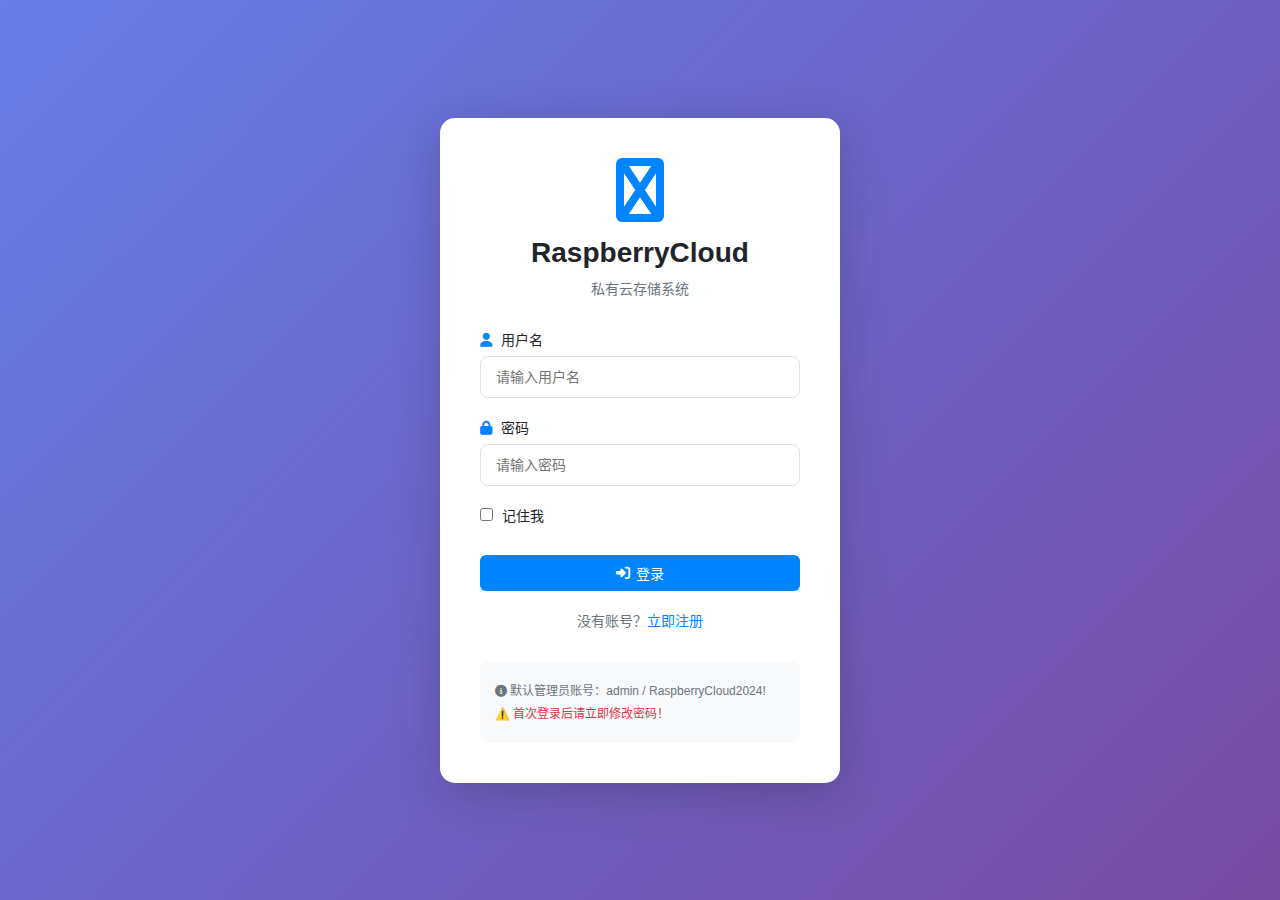
<file: 私有云存储系统/frontend/index.html>
<!DOCTYPE html>
<html lang="zh-CN">
<head>
    <meta charset="UTF-8">
    <meta name="viewport" content="width=device-width, initial-scale=1.0">
    <title>RaspberryCloud - 私有云存储</title>
    <link rel="stylesheet" href="css/style.css">
    <link rel="stylesheet" href="https://cdnjs.cloudflare.com/ajax/libs/font-awesome/6.4.0/css/all.min.css">
</head>
<body>
    <!-- 顶部导航栏 -->
    <header class="header">
        <div class="header-left">
            <i class="fas fa-raspberry-pi logo-icon"></i>
            <h1 class="logo">RaspberryCloud</h1>
        </div>
        
        <div class="header-center">
            <div class="search-box">
                <i class="fas fa-search"></i>
                <input type="text" id="search-input" placeholder="搜索文件和文件夹...">
            </div>
        </div>
        
        <div class="header-right">
            <div class="user-info">
                <span class="user-name" id="username">加载中...</span>
                <div class="dropdown">
                    <button class="dropdown-btn">
                        <i class="fas fa-user-circle"></i>
                        <i class="fas fa-caret-down"></i>
                    </button>
                    <div class="dropdown-content">
                        <a href="#" onclick="showUserSettings()"><i class="fas fa-cog"></i> 设置</a>
                        <a href="#" onclick="logout()"><i class="fas fa-sign-out-alt"></i> 退出登录</a>
                    </div>
                </div>
            </div>
        </div>
    </header>

    <!-- 主容器 -->
    <div class="main-container">
        <!-- 左侧边栏 -->
        <aside class="sidebar">
            <nav class="sidebar-nav">
                <button class="nav-item active" onclick="switchView('all')">
                    <i class="fas fa-folder"></i>
                    <span>全部文件</span>
                </button>
                <button class="nav-item" onclick="switchView('image')">
                    <i class="fas fa-image"></i>
                    <span>图片</span>
                </button>
                <button class="nav-item" onclick="switchView('video')">
                    <i class="fas fa-video"></i>
                    <span>视频</span>
                </button>
                <button class="nav-item" onclick="switchView('audio')">
                    <i class="fas fa-music"></i>
                    <span>音乐</span>
                </button>
                <button class="nav-item" onclick="switchView('document')">
                    <i class="fas fa-file-alt"></i>
                    <span>文档</span>
                </button>
                <button class="nav-item" onclick="showMyShares()">
                    <i class="fas fa-share-nodes"></i>
                    <span>我的分享</span>
                </button>
            </nav>
            
            <div class="storage-info">
                <div class="storage-label">存储空间</div>
                <div class="storage-bar">
                    <div class="storage-used" id="storage-used" style="width: 0%"></div>
                </div>
                <div class="storage-text" id="storage-text">0 GB / 100 GB</div>
            </div>
        </aside>

        <!-- 主内容区 -->
        <main class="content">
            <!-- 工具栏 -->
            <div class="toolbar">
                <div class="toolbar-left">
                    <button class="btn btn-primary" onclick="showUploadDialog()">
                        <i class="fas fa-upload"></i> 上传文件
                    </button>
                    <button class="btn btn-secondary" onclick="showCreateFolderDialog()">
                        <i class="fas fa-folder-plus"></i> 新建文件夹
                    </button>
                </div>
                
                <div class="toolbar-right">
                    <button class="btn-icon" onclick="refreshFiles()" title="刷新">
                        <i class="fas fa-sync-alt"></i>
                    </button>
                    <button class="btn-icon" onclick="toggleView('grid')" title="网格视图">
                        <i class="fas fa-th"></i>
                    </button>
                    <button class="btn-icon active" onclick="toggleView('list')" title="列表视图">
                        <i class="fas fa-list"></i>
                    </button>
                </div>
            </div>

            <!-- 面包屑导航 -->
            <div class="breadcrumb" id="breadcrumb">
                <a href="#" onclick="navigateToFolder(null)">
                    <i class="fas fa-home"></i> 全部文件
                </a>
            </div>

            <!-- 文件列表 -->
            <div class="file-list" id="file-list">
                <!-- 列表头 -->
                <div class="file-list-header">
                    <div class="file-col-name">文件名</div>
                    <div class="file-col-size">大小</div>
                    <div class="file-col-date">修改日期</div>
                    <div class="file-col-actions">操作</div>
                </div>
                
                <!-- 文件项将通过JS动态加载 -->
                <div id="file-items" class="file-items">
                    <div class="loading">
                        <i class="fas fa-spinner fa-spin"></i>
                        <p>加载中...</p>
                    </div>
                </div>
            </div>
        </main>
    </div>

    <!-- 上传对话框 -->
    <div class="modal" id="upload-modal">
        <div class="modal-content">
            <div class="modal-header">
                <h3>上传文件</h3>
                <button class="modal-close" onclick="closeModal('upload-modal')">&times;</button>
            </div>
            <div class="modal-body">
                <div class="upload-area" id="upload-area">
                    <i class="fas fa-cloud-upload-alt"></i>
                    <p>点击选择文件或拖拽文件到此处</p>
                    <input type="file" id="file-input" multiple hidden>
                </div>
                <div class="upload-list" id="upload-list"></div>
            </div>
        </div>
    </div>

    <!-- 新建文件夹对话框 -->
    <div class="modal" id="folder-modal">
        <div class="modal-content small">
            <div class="modal-header">
                <h3>新建文件夹</h3>
                <button class="modal-close" onclick="closeModal('folder-modal')">&times;</button>
            </div>
            <div class="modal-body">
                <input type="text" id="folder-name" placeholder="请输入文件夹名称" class="input-text">
            </div>
            <div class="modal-footer">
                <button class="btn btn-secondary" onclick="closeModal('folder-modal')">取消</button>
                <button class="btn btn-primary" onclick="createFolder()">创建</button>
            </div>
        </div>
    </div>

    <!-- 分享对话框 -->
    <div class="modal" id="share-modal">
        <div class="modal-content small">
            <div class="modal-header">
                <h3>创建分享链接</h3>
                <button class="modal-close" onclick="closeModal('share-modal')">&times;</button>
            </div>
            <div class="modal-body">
                <div class="form-group">
                    <label>有效期</label>
                    <select id="share-expire" class="input-text">
                        <option value="1">1天</option>
                        <option value="3">3天</option>
                        <option value="7" selected>7天</option>
                    </select>
                </div>
                <div class="form-group">
                    <label>
                        <input type="checkbox" id="share-need-code">
                        需要提取码
                    </label>
                </div>
                <div id="share-result" class="share-result" style="display: none;">
                    <p><strong>分享链接：</strong></p>
                    <div class="copy-box">
                        <input type="text" id="share-link" readonly class="input-text">
                        <button class="btn btn-secondary" onclick="copyShareLink()">复制</button>
                    </div>
                    <p id="share-code-info" style="margin-top: 10px;"></p>
                </div>
            </div>
            <div class="modal-footer">
                <button class="btn btn-secondary" onclick="closeModal('share-modal')">关闭</button>
                <button class="btn btn-primary" id="create-share-btn" onclick="createShare()">创建分享</button>
            </div>
        </div>
    </div>

    <!-- 文件预览对话框 -->
    <div class="modal" id="preview-modal">
        <div class="modal-content large">
            <div class="modal-header">
                <h3 id="preview-title">文件预览</h3>
                <button class="modal-close" onclick="closeModal('preview-modal')">&times;</button>
            </div>
            <div class="modal-body">
                <div id="preview-content" class="preview-content"></div>
            </div>
        </div>
    </div>

    <!-- 加载脚本 -->
    <script src="js/config.js"></script>
    <script src="js/main.js"></script>
    <script src="js/upload.js"></script>
    <script src="js/preview.js"></script>
</body>
</html>
</file>
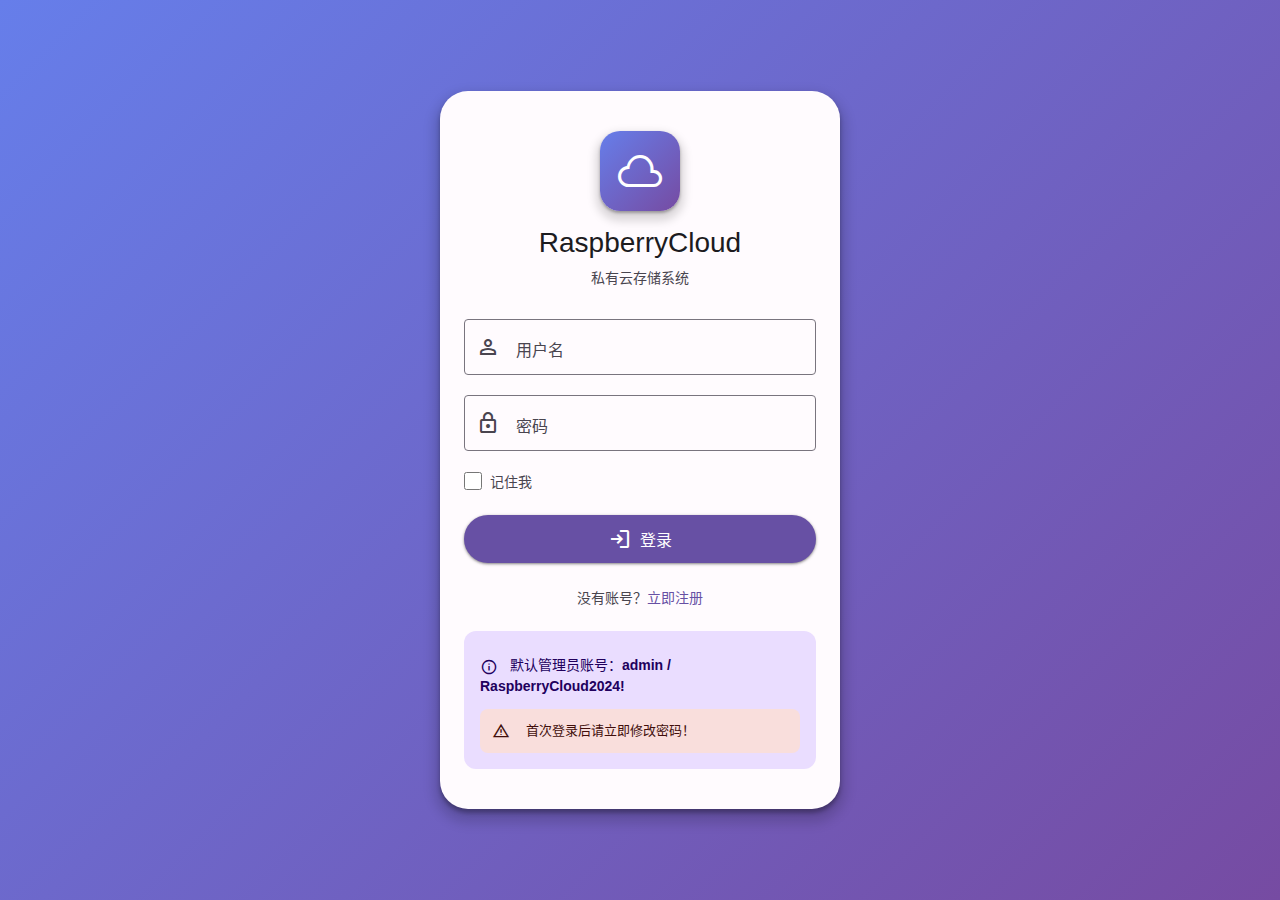
<file: frontend/login.html>
<!DOCTYPE html>
<html lang="zh-CN">
<head>
    <meta charset="UTF-8">
    <meta name="viewport" content="width=device-width, initial-scale=1.0, maximum-scale=1.0, user-scalable=no, viewport-fit=cover">
    <meta name="apple-mobile-web-app-capable" content="yes">
    <meta name="apple-mobile-web-app-status-bar-style" content="black-translucent">
    <meta name="format-detection" content="telephone=no">
    <meta name="theme-color" content="#6750A4">
    <title>登录 - RaspberryCloud</title>
    
    <!-- Material Design Styles -->
    <link rel="stylesheet" href="css/material-design.css">
    <link rel="stylesheet" href="css/material-icons.css">
    <style>
        * {
            margin: 0;
            padding: 0;
            box-sizing: border-box;
        }
        
        body {
            font-family: 'Roboto', -apple-system, BlinkMacSystemFont, 'Segoe UI', sans-serif;
            background: linear-gradient(135deg, #667eea 0%, #764ba2 100%);
            min-height: 100vh;
            display: flex;
            align-items: center;
            justify-content: center;
            padding: 16px;
        }
        
        .login-container {
            width: 100%;
            max-width: 400px;
            animation: slideUp 0.4s var(--md-easing-emphasized);
        }
        
        @keyframes slideUp {
            from {
                opacity: 0;
                transform: translateY(40px);
            }
            to {
                opacity: 1;
                transform: translateY(0);
            }
        }
        
        .login-card {
            background-color: var(--md-surface);
            border-radius: 28px;
            padding: 40px 24px;
            box-shadow: 0px 4px 4px rgba(0, 0, 0, 0.3),
                        0px 8px 12px 6px rgba(0, 0, 0, 0.15);
        }
        
        .login-header {
            text-align: center;
            margin-bottom: 32px;
        }
        
        .logo-container {
            width: 80px;
            height: 80px;
            margin: 0 auto 16px;
            background: linear-gradient(135deg, #667eea 0%, #764ba2 100%);
            border-radius: 20px;
            display: flex;
            align-items: center;
            justify-content: center;
            box-shadow: 0px 2px 3px rgba(0, 0, 0, 0.3),
                        0px 6px 10px 4px rgba(0, 0, 0, 0.15);
        }
        
        .logo-container .material-symbols-outlined {
            font-size: 48px;
            color: white;
        }
        
        .login-title {
            font-size: 28px;
            font-weight: 400;
            color: var(--md-on-surface);
            margin-bottom: 8px;
        }
        
        .login-subtitle {
            font-size: 14px;
            color: var(--md-on-surface-variant);
        }
        
        .text-field {
            margin-bottom: 20px;
            position: relative;
        }
        
        .text-field input {
            width: 100%;
            height: 56px;
            padding: 16px;
            border: 1px solid var(--md-outline);
            border-radius: 4px;
            background-color: var(--md-surface);
            color: var(--md-on-surface);
            font-size: 16px;
            transition: all var(--md-duration-short4) var(--md-easing-standard);
            font-family: inherit;
        }
        
        .text-field input:focus {
            outline: none;
            border-color: var(--md-primary);
            border-width: 2px;
            padding: 15px;
        }
        
        .text-field input::placeholder {
            color: transparent;
        }
        
        .text-field label {
            position: absolute;
            left: 16px;
            top: 18px;
            color: var(--md-on-surface-variant);
            font-size: 16px;
            pointer-events: none;
            transition: all var(--md-duration-short4) var(--md-easing-standard);
            background-color: var(--md-surface);
            padding: 0 4px;
        }
        
        .text-field input:focus + label,
        .text-field input:not(:placeholder-shown) + label {
            top: -8px;
            font-size: 12px;
            color: var(--md-primary);
        }
        
        .text-field .leading-icon {
            position: absolute;
            left: 12px;
            top: 16px;
            color: var(--md-on-surface-variant);
            pointer-events: none;
        }
        
        .text-field.with-icon input {
            padding-left: 48px;
        }
        
        .text-field.with-icon label {
            left: 48px;
        }
        
        .checkbox-container {
            display: flex;
            align-items: center;
            margin: 16px 0 24px 0;
        }
        
        .checkbox-container input[type="checkbox"] {
            width: 18px;
            height: 18px;
            margin-right: 8px;
            cursor: pointer;
        }
        
        .checkbox-container label {
            font-size: 14px;
            color: var(--md-on-surface-variant);
            cursor: pointer;
        }
        
        .btn-filled {
            width: 100%;
            height: 48px;
            background-color: var(--md-primary);
            color: var(--md-on-primary);
            border: none;
            border-radius: 24px;
            font-size: 16px;
            font-weight: 500;
            letter-spacing: 0.1px;
            cursor: pointer;
            display: flex;
            align-items: center;
            justify-content: center;
            gap: 8px;
            box-shadow: 0px 1px 2px rgba(0, 0, 0, 0.3),
                        0px 1px 3px 1px rgba(0, 0, 0, 0.15);
            transition: all var(--md-duration-short4) var(--md-easing-standard);
            position: relative;
            overflow: hidden;
        }
        
        .btn-filled:hover {
            box-shadow: 0px 1px 3px rgba(0, 0, 0, 0.3),
                        0px 4px 8px 3px rgba(0, 0, 0, 0.15);
        }
        
        .btn-filled:active {
            transform: scale(0.98);
        }
        
        /* Ripple effect */
        .btn-filled::before {
            content: '';
            position: absolute;
            top: 50%;
            left: 50%;
            width: 0;
            height: 0;
            border-radius: 50%;
            background: rgba(255, 255, 255, 0.3);
            transform: translate(-50%, -50%);
            transition: width 0.4s, height 0.4s;
        }
        
        .btn-filled:active::before {
            width: 300px;
            height: 300px;
        }
        
        .divider {
            text-align: center;
            margin: 24px 0;
            color: var(--md-on-surface-variant);
            font-size: 14px;
            position: relative;
        }
        
        .divider::before,
        .divider::after {
            content: '';
            position: absolute;
            top: 50%;
            width: calc(50% - 40px);
            height: 1px;
            background-color: var(--md-outline-variant);
        }
        
        .divider::before {
            left: 0;
        }
        
        .divider::after {
            right: 0;
        }
        
        .register-link {
            text-align: center;
            margin-top: 24px;
            font-size: 14px;
            color: var(--md-on-surface-variant);
        }
        
        .register-link a {
            color: var(--md-primary);
            text-decoration: none;
            font-weight: 500;
            transition: color var(--md-duration-short4) var(--md-easing-standard);
        }
        
        .register-link a:hover {
            color: var(--md-primary-container);
        }
        
        .info-card {
            background-color: var(--md-primary-container);
            color: var(--md-on-primary-container);
            padding: 16px;
            border-radius: 12px;
            margin-top: 24px;
            font-size: 14px;
            line-height: 1.5;
        }
        
        .info-card .material-symbols-outlined {
            vertical-align: middle;
            margin-right: 8px;
            font-size: 18px;
        }
        
        .info-card p {
            margin: 8px 0;
        }
        
        .warning {
            background-color: var(--md-error-container);
            color: var(--md-on-error-container);
            padding: 12px;
            border-radius: 8px;
            margin-top: 12px;
            font-size: 13px;
            display: flex;
            align-items: center;
            gap: 8px;
        }
        
        /* Modal Styles */
        .modal-backdrop {
            display: none;
            position: fixed;
            top: 0;
            left: 0;
            width: 100%;
            height: 100%;
            background-color: rgba(0, 0, 0, 0.4);
            z-index: 1000;
            align-items: center;
            justify-content: center;
            animation: fadeIn 0.2s var(--md-easing-standard);
        }
        
        .modal-backdrop.active {
            display: flex;
        }
        
        @keyframes fadeIn {
            from { opacity: 0; }
            to { opacity: 1; }
        }
        
        .modal-card {
            background-color: var(--md-surface);
            border-radius: 28px;
            width: 90%;
            max-width: 500px;
            max-height: 90vh;
            overflow-y: auto;
            animation: modalSlideUp 0.3s var(--md-easing-emphasized);
        }
        
        @keyframes modalSlideUp {
            from {
                opacity: 0;
                transform: scale(0.9) translateY(40px);
            }
            to {
                opacity: 1;
                transform: scale(1) translateY(0);
            }
        }
        
        .modal-header {
            padding: 24px;
            border-bottom: 1px solid var(--md-outline-variant);
        }
        
        .modal-title {
            font-size: 24px;
            font-weight: 400;
            color: var(--md-on-surface);
        }
        
        .modal-body {
            padding: 24px;
        }
        
        .modal-footer {
            padding: 16px 24px;
            border-top: 1px solid var(--md-outline-variant);
            display: flex;
            justify-content: flex-end;
            gap: 12px;
        }
        
        .btn-text {
            height: 40px;
            padding: 0 24px;
            background-color: transparent;
            color: var(--md-primary);
            border: none;
            border-radius: 20px;
            font-size: 14px;
            font-weight: 500;
            cursor: pointer;
            transition: background-color var(--md-duration-short4) var(--md-easing-standard);
        }
        
        .btn-text:hover {
            background-color: rgba(103, 80, 164, 0.08);
        }
        
        .code-row {
            display: flex;
            gap: 12px;
            align-items: flex-start;
        }
        
        .code-row .text-field {
            flex: 1;
        }
        
        .code-row button {
            margin-top: 0;
            height: 56px;
            padding: 0 24px;
            white-space: nowrap;
        }
        
        .helper-text {
            font-size: 12px;
            color: var(--md-on-surface-variant);
            margin-top: 4px;
            padding-left: 16px;
        }
        
        .helper-text.success {
            color: #2e7d32;
        }
        
        .helper-text.error {
            color: var(--md-error);
        }
        
        @media (max-width: 600px) {
            .login-card {
                padding: 32px 20px;
            }
            
            .code-row {
                flex-direction: column;
            }
            
            .code-row button {
                width: 100%;
                height: 48px;
            }
        }
    </style>
</head>
<body>
    <div class="login-container">
        <div class="login-card md-elevation-5">
            <div class="login-header">
                <div class="logo-container">
                    <span class="material-symbols-outlined">cloud</span>
                </div>
                <h1 class="login-title">RaspberryCloud</h1>
                <p class="login-subtitle">私有云存储系统</p>
            </div>
            
            <form id="login-form">
                <div class="text-field with-icon">
                    <span class="material-symbols-outlined leading-icon">person</span>
                    <input type="text" id="username" name="username" required 
                           placeholder=" " autocomplete="username">
                    <label>用户名</label>
                </div>
                
                <div class="text-field with-icon">
                    <span class="material-symbols-outlined leading-icon">lock</span>
                    <input type="password" id="password" name="password" required 
                           placeholder=" " autocomplete="current-password">
                    <label>密码</label>
                </div>
                
                <div class="checkbox-container">
                    <input type="checkbox" id="remember-me">
                    <label for="remember-me">记住我</label>
                </div>
                
                <button type="submit" class="btn-filled md-ripple">
                    <span class="material-symbols-outlined">login</span>
                    登录
                </button>
                
                <div class="register-link">
                    没有账号？<a href="#" onclick="showRegister(); return false;">立即注册</a>
                </div>
            </form>
            
            <div class="info-card">
                <p>
                    <span class="material-symbols-outlined">info</span>
                    默认管理员账号：<strong>admin / RaspberryCloud2024!</strong>
                </p>
                <div class="warning">
                    <span class="material-symbols-outlined">warning</span>
                    首次登录后请立即修改密码！
                </div>
            </div>
        </div>
    </div>
    
    <!-- Register Modal -->
    <div class="modal-backdrop" id="register-modal">
        <div class="modal-card">
            <div class="modal-header">
                <h2 class="modal-title">用户注册</h2>
            </div>
            
            <form id="register-form">
                <div class="modal-body">
                    <div class="text-field">
                        <input type="text" id="reg-username" required 
                               placeholder=" " minlength="3" maxlength="20">
                        <label>用户名</label>
                        <p class="helper-text">3-20个字符</p>
                    </div>
                    
                    <div class="code-row">
                        <div class="text-field">
                            <input type="email" id="reg-email" required placeholder=" ">
                            <label>邮箱</label>
                            <p class="helper-text" id="code-tip"></p>
                        </div>
                        <button type="button" id="send-code-btn" class="btn-filled">
                            发送验证码
                        </button>
                    </div>
                    
                    <div class="text-field">
                        <input type="text" id="reg-verification-code" required 
                               placeholder=" " maxlength="6" pattern="[0-9]{6}" 
                               style="letter-spacing: 4px; text-align: center; font-size: 18px;"
                               oninput="this.value = this.value.replace(/[^0-9]/g, '')">
                        <label>邮箱验证码</label>
                        <p class="helper-text">请输入6位验证码</p>
                    </div>
                    
                    <div class="text-field">
                        <input type="password" id="reg-password" required 
                               placeholder=" " minlength="8">
                        <label>密码</label>
                        <p class="helper-text">至少8位</p>
                    </div>
                    
                    <div class="text-field">
                        <input type="password" id="reg-password-confirm" required 
                               placeholder=" ">
                        <label>确认密码</label>
                    </div>
                    
                    <div class="text-field">
                        <input type="text" id="reg-fullname" placeholder=" ">
                        <label>姓名（可选）</label>
                    </div>
                </div>
                
                <div class="modal-footer">
                    <button type="button" class="btn-text" onclick="closeModal()">取消</button>
                    <button type="submit" class="btn-filled">注册</button>
                </div>
            </form>
        </div>
    </div>

    <script src="js/config.js"></script>
    <script>
        // Login handler
        document.getElementById('login-form').addEventListener('submit', async (e) => {
            e.preventDefault();
            
            const username = document.getElementById('username').value;
            const password = document.getElementById('password').value;
            const rememberMe = document.getElementById('remember-me').checked;
            
            try {
                const response = await fetch(`${API_BASE_URL}/auth/login`, {
                    method: 'POST',
                    headers: {
                        'Content-Type': 'application/json'
                    },
                    body: JSON.stringify({ username, password })
                });
                
                if (response.ok) {
                    const data = await response.json();
                    
                    if (rememberMe) {
                        localStorage.setItem('access_token', data.access_token);
                        localStorage.setItem('user_info', JSON.stringify(data.user_info));
                    } else {
                        sessionStorage.setItem('access_token', data.access_token);
                        sessionStorage.setItem('user_info', JSON.stringify(data.user_info));
                    }
                    
                    window.location.href = 'index.html';
                } else {
                    const error = await response.json();
                    alert('登录失败：' + (error.detail || '未知错误'));
                }
            } catch (error) {
                console.error('登录错误:', error);
                alert('登录失败：' + error.message);
            }
        });
        
        // Show register modal
        function showRegister() {
            document.getElementById('register-modal').classList.add('active');
        }
        
        // Close modal
        function closeModal() {
            document.getElementById('register-modal').classList.remove('active');
        }
        
        // Click outside to close
        document.getElementById('register-modal').addEventListener('click', (e) => {
            if (e.target.classList.contains('modal-backdrop')) {
                closeModal();
            }
        });
        
        // Send verification code
        let countdownTimer = null;
        let countdownSeconds = 0;
        
        document.getElementById('send-code-btn').addEventListener('click', async () => {
            const email = document.getElementById('reg-email').value;
            const emailTip = document.getElementById('code-tip');
            const sendBtn = document.getElementById('send-code-btn');
            
            if (!email) {
                alert('请先输入邮箱地址');
                return;
            }
            
            const emailRegex = /^[a-zA-Z0-9._%+-]+@[a-zA-Z0-9.-]+\.[a-zA-Z]{2,}$/;
            if (!emailRegex.test(email)) {
                alert('邮箱格式不正确');
                return;
            }
            
            sendBtn.disabled = true;
            countdownSeconds = 60;
            
            try {
                const response = await fetch(`${API_BASE_URL}/auth/send-verification-code?email=${encodeURIComponent(email)}`, {
                    method: 'POST'
                });
                
                if (response.ok) {
                    const result = await response.json();
                    console.log('发送验证码成功:', result);
                    emailTip.textContent = '✓ 验证码已发送，请查收邮箱（10分钟内有效）';
                    emailTip.classList.add('success');
                    emailTip.classList.remove('error');
                    
                    countdownTimer = setInterval(() => {
                        countdownSeconds--;
                        sendBtn.textContent = `${countdownSeconds}秒后重发`;
                        
                        if (countdownSeconds <= 0) {
                            clearInterval(countdownTimer);
                            sendBtn.disabled = false;
                            sendBtn.textContent = '发送验证码';
                            emailTip.textContent = '';
                            emailTip.classList.remove('success');
                        }
                    }, 1000);
                } else {
                    let errorMessage = '未知错误';
                    try {
                        const error = await response.json();
                        errorMessage = error.detail || error.message || '未知错误';
                    } catch (e) {
                        errorMessage = response.statusText || `HTTP ${response.status}`;
                    }
                    alert('发送验证码失败：' + errorMessage);
                    sendBtn.disabled = false;
                    emailTip.textContent = '× 发送失败，请重试';
                    emailTip.classList.add('error');
                    emailTip.classList.remove('success');
                }
            } catch (error) {
                console.error('发送验证码网络错误:', error);
                alert('发送验证码失败：' + (error.message || '网络错误'));
                sendBtn.disabled = false;
                emailTip.textContent = '× 网络错误，请检查连接';
                emailTip.classList.add('error');
                emailTip.classList.remove('success');
            }
        });
        
        // Register handler
        document.getElementById('register-form').addEventListener('submit', async (e) => {
            e.preventDefault();
            
            const username = document.getElementById('reg-username').value;
            const email = document.getElementById('reg-email').value;
            const verificationCode = document.getElementById('reg-verification-code').value;
            const password = document.getElementById('reg-password').value;
            const passwordConfirm = document.getElementById('reg-password-confirm').value;
            const fullName = document.getElementById('reg-fullname').value;
            
            if (!verificationCode || verificationCode.length !== 6) {
                alert('请输入6位验证码');
                return;
            }
            
            if (password !== passwordConfirm) {
                alert('两次输入的密码不一致！');
                return;
            }
            
            try {
                const response = await fetch(`${API_BASE_URL}/auth/register`, {
                    method: 'POST',
                    headers: {
                        'Content-Type': 'application/json'
                    },
                    body: JSON.stringify({
                        username,
                        email,
                        password,
                        verification_code: verificationCode,
                        full_name: fullName || null
                    })
                });
                
                if (response.ok) {
                    alert('注册成功！请登录');
                    closeModal();
                    document.getElementById('register-form').reset();
                    document.getElementById('code-tip').textContent = '';
                    
                    if (countdownTimer) {
                        clearInterval(countdownTimer);
                        countdownTimer = null;
                    }
                    document.getElementById('send-code-btn').disabled = false;
                    document.getElementById('send-code-btn').textContent = '发送验证码';
                    
                    document.getElementById('username').value = username;
                    document.getElementById('password').focus();
                } else {
                    const error = await response.json();
                    alert('注册失败：' + (error.detail || '未知错误'));
                }
            } catch (error) {
                console.error('注册错误:', error);
                alert('注册失败：' + error.message);
            }
        });
        
        // Check if already logged in
        const token = localStorage.getItem('access_token') || sessionStorage.getItem('access_token');
        if (token) {
            window.location.href = 'index.html';
        }
    </script>
</body>
</html>
</file>
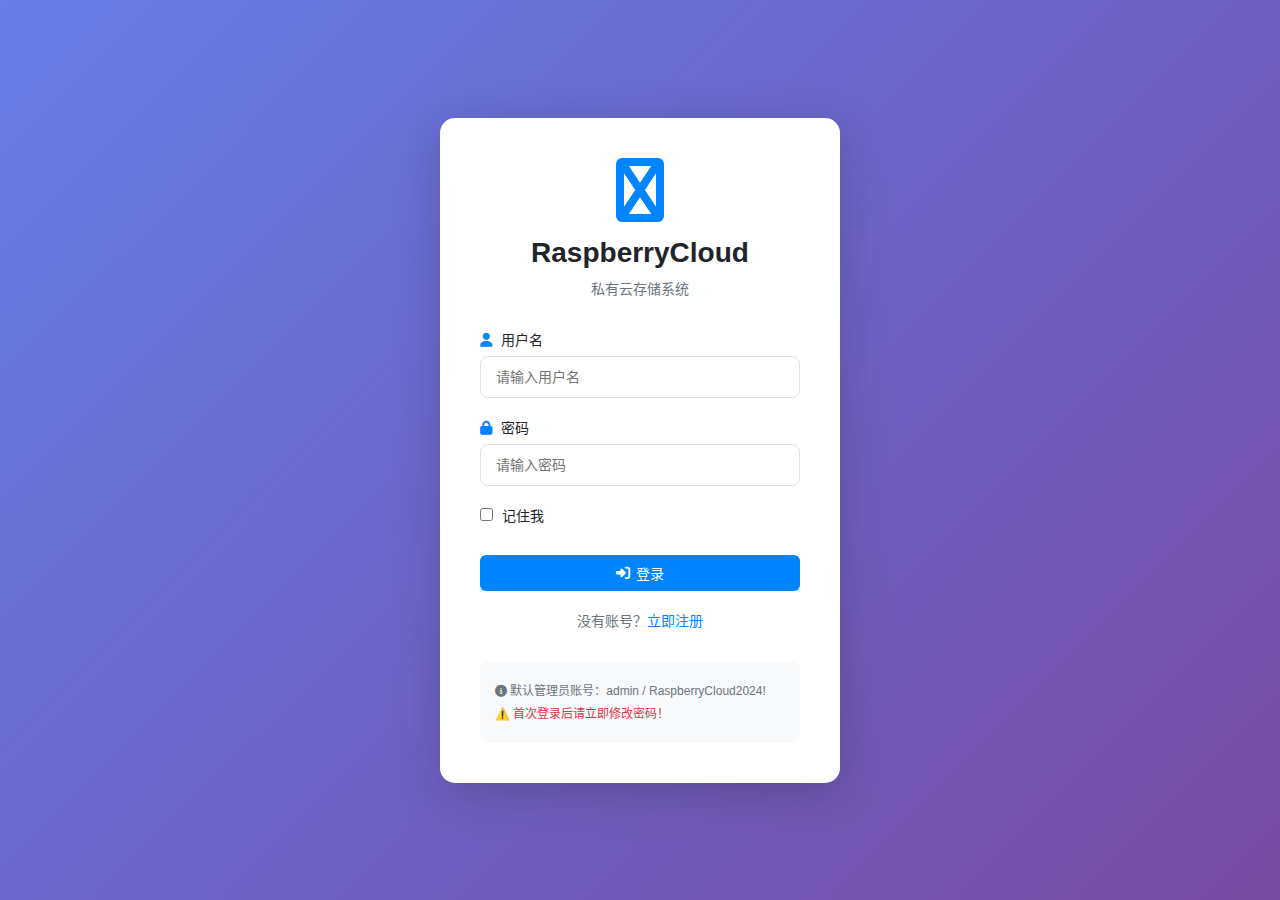
<file: 私有云存储系统/frontend/login.html>
<!DOCTYPE html>
<html lang="zh-CN">
<head>
    <meta charset="UTF-8">
    <meta name="viewport" content="width=device-width, initial-scale=1.0">
    <title>登录 - RaspberryCloud</title>
    <link rel="stylesheet" href="css/style.css">
    <link rel="stylesheet" href="https://cdnjs.cloudflare.com/ajax/libs/font-awesome/6.4.0/css/all.min.css">
</head>
<body class="login-page">
    <div class="login-container">
        <div class="login-box">
            <div class="login-header">
                <i class="fas fa-raspberry-pi logo-icon-large"></i>
                <h1>RaspberryCloud</h1>
                <p>私有云存储系统</p>
            </div>
            
            <form id="login-form" class="login-form">
                <div class="form-group">
                    <label for="username">
                        <i class="fas fa-user"></i>
                        用户名
                    </label>
                    <input type="text" id="username" name="username" required 
                           placeholder="请输入用户名" autocomplete="username">
                </div>
                
                <div class="form-group">
                    <label for="password">
                        <i class="fas fa-lock"></i>
                        密码
                    </label>
                    <input type="password" id="password" name="password" required 
                           placeholder="请输入密码" autocomplete="current-password">
                </div>
                
                <div class="form-options">
                    <label class="checkbox">
                        <input type="checkbox" id="remember-me">
                        <span>记住我</span>
                    </label>
                </div>
                
                <button type="submit" class="btn btn-primary btn-block">
                    <i class="fas fa-sign-in-alt"></i>
                    登录
                </button>
                
                <div class="form-footer">
                    <p>没有账号？<a href="#" onclick="showRegister()">立即注册</a></p>
                </div>
            </form>
            
            <div class="login-info">
                <p><i class="fas fa-info-circle"></i> 默认管理员账号：admin / RaspberryCloud2024!</p>
                <p class="warning">⚠️ 首次登录后请立即修改密码！</p>
            </div>
        </div>
    </div>
    
    <!-- 注册对话框 -->
    <div class="modal" id="register-modal">
        <div class="modal-content small">
            <div class="modal-header">
                <h3>用户注册</h3>
                <button class="modal-close" onclick="closeModal('register-modal')">&times;</button>
            </div>
            <form id="register-form">
                <div class="modal-body">
                    <div class="form-group">
                        <label for="reg-username">用户名</label>
                        <input type="text" id="reg-username" required 
                               placeholder="3-20个字符" class="input-text" 
                               minlength="3" maxlength="20">
                    </div>
                    <div class="form-group">
                        <label for="reg-email">邮箱</label>
                        <input type="email" id="reg-email" required 
                               placeholder="your@email.com" class="input-text">
                    </div>
                    <div class="form-group">
                        <label for="reg-password">密码</label>
                        <input type="password" id="reg-password" required 
                               placeholder="至少8位" class="input-text" 
                               minlength="8">
                    </div>
                    <div class="form-group">
                        <label for="reg-password-confirm">确认密码</label>
                        <input type="password" id="reg-password-confirm" required 
                               placeholder="再次输入密码" class="input-text">
                    </div>
                    <div class="form-group">
                        <label for="reg-fullname">姓名（可选）</label>
                        <input type="text" id="reg-fullname" 
                               placeholder="您的真实姓名" class="input-text">
                    </div>
                </div>
                <div class="modal-footer">
                    <button type="button" class="btn btn-secondary" 
                            onclick="closeModal('register-modal')">取消</button>
                    <button type="submit" class="btn btn-primary">注册</button>
                </div>
            </form>
        </div>
    </div>

    <script src="js/config.js"></script>
    <script>
        // 登录处理
        document.getElementById('login-form').addEventListener('submit', async (e) => {
            e.preventDefault();
            
            const username = document.getElementById('username').value;
            const password = document.getElementById('password').value;
            const rememberMe = document.getElementById('remember-me').checked;
            
            try {
                const response = await fetch(`${API_BASE_URL}/auth/login`, {
                    method: 'POST',
                    headers: {
                        'Content-Type': 'application/json'
                    },
                    body: JSON.stringify({ username, password })
                });
                
                if (response.ok) {
                    const data = await response.json();
                    
                    // 保存token
                    if (rememberMe) {
                        localStorage.setItem('access_token', data.access_token);
                        localStorage.setItem('user_info', JSON.stringify(data.user_info));
                    } else {
                        sessionStorage.setItem('access_token', data.access_token);
                        sessionStorage.setItem('user_info', JSON.stringify(data.user_info));
                    }
                    
                    // 跳转到主页
                    window.location.href = 'index.html';
                } else {
                    const error = await response.json();
                    alert('登录失败：' + (error.detail || '未知错误'));
                }
            } catch (error) {
                console.error('登录错误:', error);
                alert('登录失败：' + error.message);
            }
        });
        
        // 显示注册对话框
        function showRegister() {
            document.getElementById('register-modal').classList.add('active');
        }
        
        // 关闭对话框
        function closeModal(modalId) {
            document.getElementById(modalId).classList.remove('active');
        }
        
        // 注册处理
        document.getElementById('register-form').addEventListener('submit', async (e) => {
            e.preventDefault();
            
            const username = document.getElementById('reg-username').value;
            const email = document.getElementById('reg-email').value;
            const password = document.getElementById('reg-password').value;
            const passwordConfirm = document.getElementById('reg-password-confirm').value;
            const fullName = document.getElementById('reg-fullname').value;
            
            // 验证密码
            if (password !== passwordConfirm) {
                alert('两次输入的密码不一致！');
                return;
            }
            
            try {
                const response = await fetch(`${API_BASE_URL}/auth/register`, {
                    method: 'POST',
                    headers: {
                        'Content-Type': 'application/json'
                    },
                    body: JSON.stringify({
                        username,
                        email,
                        password,
                        full_name: fullName || null
                    })
                });
                
                if (response.ok) {
                    alert('注册成功！请登录');
                    closeModal('register-modal');
                    document.getElementById('register-form').reset();
                    
                    // 自动填充用户名
                    document.getElementById('username').value = username;
                    document.getElementById('password').focus();
                } else {
                    const error = await response.json();
                    alert('注册失败：' + (error.detail || '未知错误'));
                }
            } catch (error) {
                console.error('注册错误:', error);
                alert('注册失败：' + error.message);
            }
        });
        
        // 检查是否已登录
        const token = localStorage.getItem('access_token') || sessionStorage.getItem('access_token');
        if (token) {
            window.location.href = 'index.html';
        }
    </script>
</body>
</html>
</file>
<file: 私有云存储系统/frontend/css/style.css>
/* ==================== 全局样式 ==================== */
* {
    margin: 0;
    padding: 0;
    box-sizing: border-box;
}

:root {
    --primary-color: #0084ff;
    --secondary-color: #6c757d;
    --success-color: #28a745;
    --danger-color: #dc3545;
    --warning-color: #ffc107;
    --light-bg: #f8f9fa;
    --dark-text: #212529;
    --light-text: #6c757d;
    --border-color: #dee2e6;
    --sidebar-width: 220px;
    --header-height: 60px;
}

body {
    font-family: -apple-system, BlinkMacSystemFont, 'Segoe UI', Roboto, 'Helvetica Neue', Arial, sans-serif;
    font-size: 14px;
    color: var(--dark-text);
    background-color: #fff;
    line-height: 1.5;
}

/* ==================== 登录页面 ==================== */
.login-page {
    background: linear-gradient(135deg, #667eea 0%, #764ba2 100%);
    min-height: 100vh;
    display: flex;
    align-items: center;
    justify-content: center;
    padding: 20px;
}

.login-container {
    width: 100%;
    max-width: 400px;
}

.login-box {
    background: white;
    border-radius: 15px;
    padding: 40px;
    box-shadow: 0 10px 50px rgba(0, 0, 0, 0.2);
}

.login-header {
    text-align: center;
    margin-bottom: 30px;
}

.logo-icon-large {
    font-size: 64px;
    color: var(--primary-color);
    margin-bottom: 10px;
}

.login-header h1 {
    font-size: 28px;
    margin-bottom: 5px;
}

.login-header p {
    color: var(--light-text);
    font-size: 14px;
}

.login-form .form-group {
    margin-bottom: 20px;
}

.login-form label {
    display: block;
    margin-bottom: 8px;
    font-weight: 500;
    color: var(--dark-text);
}

.login-form label i {
    margin-right: 5px;
    color: var(--primary-color);
}

.login-form input {
    width: 100%;
    padding: 12px 15px;
    border: 1px solid var(--border-color);
    border-radius: 8px;
    font-size: 14px;
    transition: border-color 0.3s;
}

.login-form input:focus {
    outline: none;
    border-color: var(--primary-color);
}

.form-options {
    display: flex;
    justify-content: space-between;
    align-items: center;
    margin-bottom: 20px;
}

.checkbox {
    display: flex;
    align-items: center;
    cursor: pointer;
    user-select: none;
}

.checkbox input {
    width: auto;
    margin-right: 5px;
}

.form-footer {
    text-align: center;
    margin-top: 20px;
    color: var(--light-text);
}

.form-footer a {
    color: var(--primary-color);
    text-decoration: none;
}

.form-footer a:hover {
    text-decoration: underline;
}

.login-info {
    margin-top: 30px;
    padding: 15px;
    background: var(--light-bg);
    border-radius: 8px;
    font-size: 12px;
    color: var(--light-text);
}

.login-info p {
    margin: 5px 0;
}

.login-info .warning {
    color: var(--danger-color);
    font-weight: 500;
}

/* ==================== 头部导航 ==================== */
.header {
    height: var(--header-height);
    background: white;
    border-bottom: 1px solid var(--border-color);
    display: flex;
    align-items: center;
    padding: 0 20px;
    position: fixed;
    top: 0;
    left: 0;
    right: 0;
    z-index: 1000;
}

.header-left {
    display: flex;
    align-items: center;
    width: var(--sidebar-width);
}

.logo-icon {
    font-size: 28px;
    color: var(--primary-color);
    margin-right: 10px;
}

.logo {
    font-size: 20px;
    font-weight: 600;
    color: var(--primary-color);
}

.header-center {
    flex: 1;
    display: flex;
    justify-content: center;
    padding: 0 20px;
}

.search-box {
    max-width: 600px;
    width: 100%;
    position: relative;
}

.search-box i {
    position: absolute;
    left: 15px;
    top: 50%;
    transform: translateY(-50%);
    color: var(--light-text);
}

.search-box input {
    width: 100%;
    padding: 10px 15px 10px 40px;
    border: 1px solid var(--border-color);
    border-radius: 20px;
    font-size: 14px;
    transition: all 0.3s;
}

.search-box input:focus {
    outline: none;
    border-color: var(--primary-color);
    box-shadow: 0 0 0 3px rgba(0, 132, 255, 0.1);
}

.header-right {
    display: flex;
    align-items: center;
}

.user-info {
    display: flex;
    align-items: center;
}

.user-name {
    margin-right: 10px;
    font-weight: 500;
}

.dropdown {
    position: relative;
}

.dropdown-btn {
    background: none;
    border: none;
    cursor: pointer;
    padding: 8px;
    font-size: 20px;
    color: var(--dark-text);
}

.dropdown-content {
    display: none;
    position: absolute;
    right: 0;
    top: 100%;
    background: white;
    min-width: 160px;
    box-shadow: 0 2px 10px rgba(0, 0, 0, 0.1);
    border-radius: 8px;
    margin-top: 5px;
    overflow: hidden;
}

.dropdown:hover .dropdown-content {
    display: block;
}

.dropdown-content a {
    display: flex;
    align-items: center;
    padding: 12px 15px;
    text-decoration: none;
    color: var(--dark-text);
    transition: background 0.2s;
}

.dropdown-content a i {
    margin-right: 10px;
    width: 16px;
}

.dropdown-content a:hover {
    background: var(--light-bg);
}

/* ==================== 主容器 ==================== */
.main-container {
    display: flex;
    margin-top: var(--header-height);
    height: calc(100vh - var(--header-height));
}

/* ==================== 侧边栏 ==================== */
.sidebar {
    width: var(--sidebar-width);
    background: white;
    border-right: 1px solid var(--border-color);
    display: flex;
    flex-direction: column;
    overflow-y: auto;
}

.sidebar-nav {
    flex: 1;
    padding: 15px 0;
}

.nav-item {
    width: 100%;
    display: flex;
    align-items: center;
    padding: 12px 20px;
    border: none;
    background: none;
    cursor: pointer;
    text-align: left;
    color: var(--dark-text);
    transition: all 0.2s;
    border-left: 3px solid transparent;
}

.nav-item i {
    width: 20px;
    margin-right: 12px;
    font-size: 16px;
}

.nav-item:hover {
    background: var(--light-bg);
}

.nav-item.active {
    background: rgba(0, 132, 255, 0.05);
    color: var(--primary-color);
    border-left-color: var(--primary-color);
    font-weight: 500;
}

.storage-info {
    padding: 20px;
    border-top: 1px solid var(--border-color);
}

.storage-label {
    font-size: 12px;
    color: var(--light-text);
    margin-bottom: 8px;
}

.storage-bar {
    height: 8px;
    background: var(--light-bg);
    border-radius: 4px;
    overflow: hidden;
    margin-bottom: 8px;
}

.storage-used {
    height: 100%;
    background: linear-gradient(90deg, var(--primary-color), #00c6ff);
    transition: width 0.3s;
}

.storage-text {
    font-size: 12px;
    color: var(--light-text);
}

/* ==================== 主内容区 ==================== */
.content {
    flex: 1;
    display: flex;
    flex-direction: column;
    overflow: hidden;
}

.toolbar {
    display: flex;
    justify-content: space-between;
    align-items: center;
    padding: 15px 20px;
    background: white;
    border-bottom: 1px solid var(--border-color);
}

.toolbar-left,
.toolbar-right {
    display: flex;
    gap: 10px;
}

.breadcrumb {
    padding: 15px 20px;
    background: var(--light-bg);
    font-size: 13px;
}

.breadcrumb a {
    color: var(--primary-color);
    text-decoration: none;
    margin-right: 5px;
}

.breadcrumb a:hover {
    text-decoration: underline;
}

/* ==================== 按钮 ==================== */
.btn {
    padding: 8px 16px;
    border: none;
    border-radius: 6px;
    cursor: pointer;
    font-size: 14px;
    font-weight: 500;
    transition: all 0.2s;
    display: inline-flex;
    align-items: center;
    gap: 6px;
}

.btn-primary {
    background: var(--primary-color);
    color: white;
}

.btn-primary:hover {
    background: #0073e6;
}

.btn-secondary {
    background: var(--secondary-color);
    color: white;
}

.btn-secondary:hover {
    background: #5a6268;
}

.btn-success {
    background: var(--success-color);
    color: white;
}

.btn-danger {
    background: var(--danger-color);
    color: white;
}

.btn-danger:hover {
    background: #c82333;
}

.btn-block {
    width: 100%;
    justify-content: center;
}

.btn-icon {
    background: none;
    border: 1px solid var(--border-color);
    padding: 8px 12px;
    border-radius: 6px;
    cursor: pointer;
    color: var(--dark-text);
    transition: all 0.2s;
}

.btn-icon:hover {
    background: var(--light-bg);
}

.btn-icon.active {
    background: var(--primary-color);
    color: white;
    border-color: var(--primary-color);
}

/* ==================== 文件列表 ==================== */
.file-list {
    flex: 1;
    overflow-y: auto;
    background: white;
}

.file-list-header {
    display: grid;
    grid-template-columns: 1fr 120px 180px 200px;
    padding: 12px 20px;
    background: var(--light-bg);
    border-bottom: 1px solid var(--border-color);
    font-weight: 500;
    font-size: 13px;
    color: var(--light-text);
}

.file-items {
    min-height: 400px;
}

.file-item {
    display: grid;
    grid-template-columns: 1fr 120px 180px 200px;
    padding: 12px 20px;
    border-bottom: 1px solid var(--border-color);
    cursor: pointer;
    transition: background 0.2s;
    align-items: center;
}

.file-item:hover {
    background: var(--light-bg);
}

.file-name {
    display: flex;
    align-items: center;
    gap: 10px;
}

.file-icon {
    font-size: 20px;
}

.file-icon.folder {
    color: #ffc107;
}

.file-icon.image {
    color: #00c851;
}

.file-icon.video {
    color: #ff4444;
}

.file-icon.audio {
    color: #9933cc;
}

.file-icon.document {
    color: #33b5e5;
}

.file-actions {
    display: flex;
    gap: 8px;
}

.action-btn {
    padding: 4px 8px;
    font-size: 12px;
    border: none;
    background: none;
    cursor: pointer;
    color: var(--primary-color);
    transition: color 0.2s;
}

.action-btn:hover {
    color: #0073e6;
}

.loading {
    display: flex;
    flex-direction: column;
    align-items: center;
    justify-content: center;
    padding: 60px 20px;
    color: var(--light-text);
}

.loading i {
    font-size: 40px;
    margin-bottom: 15px;
}

.empty-state {
    display: flex;
    flex-direction: column;
    align-items: center;
    justify-content: center;
    padding: 60px 20px;
    color: var(--light-text);
}

.empty-state i {
    font-size: 60px;
    margin-bottom: 15px;
    color: #dee2e6;
}

/* ==================== 对话框 ==================== */
.modal {
    display: none;
    position: fixed;
    top: 0;
    left: 0;
    right: 0;
    bottom: 0;
    background: rgba(0, 0, 0, 0.5);
    z-index: 2000;
    align-items: center;
    justify-content: center;
}

.modal.active {
    display: flex;
}

.modal-content {
    background: white;
    border-radius: 12px;
    width: 90%;
    max-width: 600px;
    max-height: 90vh;
    overflow-y: auto;
}

.modal-content.small {
    max-width: 400px;
}

.modal-content.large {
    max-width: 900px;
}

.modal-header {
    display: flex;
    justify-content: space-between;
    align-items: center;
    padding: 20px;
    border-bottom: 1px solid var(--border-color);
}

.modal-header h3 {
    margin: 0;
}

.modal-close {
    background: none;
    border: none;
    font-size: 28px;
    cursor: pointer;
    color: var(--light-text);
    line-height: 1;
}

.modal-close:hover {
    color: var(--dark-text);
}

.modal-body {
    padding: 20px;
}

.modal-footer {
    padding: 20px;
    border-top: 1px solid var(--border-color);
    display: flex;
    justify-content: flex-end;
    gap: 10px;
}

/* ==================== 表单 ==================== */
.input-text {
    width: 100%;
    padding: 10px 12px;
    border: 1px solid var(--border-color);
    border-radius: 6px;
    font-size: 14px;
}

.input-text:focus {
    outline: none;
    border-color: var(--primary-color);
}

.form-group {
    margin-bottom: 15px;
}

.form-group label {
    display: block;
    margin-bottom: 5px;
    font-weight: 500;
}

/* ==================== 上传区域 ==================== */
.upload-area {
    border: 2px dashed var(--border-color);
    border-radius: 8px;
    padding: 40px;
    text-align: center;
    cursor: pointer;
    transition: all 0.3s;
}

.upload-area:hover {
    border-color: var(--primary-color);
    background: rgba(0, 132, 255, 0.02);
}

.upload-area i {
    font-size: 48px;
    color: var(--primary-color);
    margin-bottom: 10px;
}

.upload-list {
    margin-top: 20px;
}

.upload-item {
    display: flex;
    align-items: center;
    padding: 10px;
    border: 1px solid var(--border-color);
    border-radius: 6px;
    margin-bottom: 10px;
}

.upload-progress {
    flex: 1;
    margin: 0 15px;
}

.progress-bar {
    height: 6px;
    background: var(--light-bg);
    border-radius: 3px;
    overflow: hidden;
    margin-top: 5px;
}

.progress-fill {
    height: 100%;
    background: var(--primary-color);
    transition: width 0.3s;
}

/* ==================== 响应式 ==================== */
@media (max-width: 768px) {
    .sidebar {
        position: fixed;
        left: -var(--sidebar-width);
        z-index: 999;
        transition: left 0.3s;
    }
    
    .sidebar.active {
        left: 0;
    }
    
    .file-list-header,
    .file-item {
        grid-template-columns: 1fr;
    }
    
    .file-col-size,
    .file-col-date {
        display: none;
    }
}
</file>
<file: frontend/css/material-design.css>
/**
 * Material Design 3 基础样式系统
 * 参考 Google Material Design Guidelines
 * https://m3.material.io/
 */

/* ==================== 颜色系统 ==================== */
:root {
  /* Primary Color - 主色调 (参考 Cloudreve 的蓝紫色) */
  --md-primary: #6750A4;
  --md-primary-container: #EADDFF;
  --md-on-primary: #FFFFFF;
  --md-on-primary-container: #21005D;
  
  /* Secondary Color - 次要色 */
  --md-secondary: #625B71;
  --md-secondary-container: #E8DEF8;
  --md-on-secondary: #FFFFFF;
  --md-on-secondary-container: #1D192B;
  
  /* Tertiary Color - 第三色 */
  --md-tertiary: #7D5260;
  --md-tertiary-container: #FFD8E4;
  --md-on-tertiary: #FFFFFF;
  --md-on-tertiary-container: #31111D;
  
  /* Error Color - 错误色 */
  --md-error: #B3261E;
  --md-error-container: #F9DEDC;
  --md-on-error: #FFFFFF;
  --md-on-error-container: #410E0B;
  
  /* Surface Colors - 表面色 */
  --md-surface: #FFFBFE;
  --md-surface-variant: #E7E0EC;
  --md-on-surface: #1C1B1F;
  --md-on-surface-variant: #49454F;
  
  /* Background - 背景色 */
  --md-background: #FFFBFE;
  --md-on-background: #1C1B1F;
  
  /* Outline - 轮廓色 */
  --md-outline: #79747E;
  --md-outline-variant: #CAC4D0;
  
  /* Shadow - 阴影色 */
  --md-shadow: #000000;
  --md-scrim: #000000;
  
  /* Inverse Colors - 反转色 */
  --md-inverse-surface: #313033;
  --md-inverse-on-surface: #F4EFF4;
  --md-inverse-primary: #D0BCFF;
}

/* Dark Mode 暗色模式 */
[data-theme="dark"] {
  --md-primary: #D0BCFF;
  --md-primary-container: #4F378B;
  --md-on-primary: #371E73;
  --md-on-primary-container: #EADDFF;
  
  --md-secondary: #CCC2DC;
  --md-secondary-container: #4A4458;
  --md-on-secondary: #332D41;
  --md-on-secondary-container: #E8DEF8;
  
  --md-tertiary: #EFB8C8;
  --md-tertiary-container: #633B48;
  --md-on-tertiary: #492532;
  --md-on-tertiary-container: #FFD8E4;
  
  --md-error: #F2B8B5;
  --md-error-container: #8C1D18;
  --md-on-error: #601410;
  --md-on-error-container: #F9DEDC;
  
  --md-surface: #1C1B1F;
  --md-surface-variant: #49454F;
  --md-on-surface: #E6E1E5;
  --md-on-surface-variant: #CAC4D0;
  
  --md-background: #1C1B1F;
  --md-on-background: #E6E1E5;
  
  --md-outline: #938F99;
  --md-outline-variant: #49454F;
  
  --md-inverse-surface: #E6E1E5;
  --md-inverse-on-surface: #1C1B1F;
  --md-inverse-primary: #6750A4;
}

/* ==================== Elevation (高程阴影) ==================== */
.md-elevation-0 { box-shadow: none; }

.md-elevation-1 {
  box-shadow: 0px 1px 2px rgba(0, 0, 0, 0.3),
              0px 1px 3px 1px rgba(0, 0, 0, 0.15);
}

.md-elevation-2 {
  box-shadow: 0px 1px 2px rgba(0, 0, 0, 0.3),
              0px 2px 6px 2px rgba(0, 0, 0, 0.15);
}

.md-elevation-3 {
  box-shadow: 0px 1px 3px rgba(0, 0, 0, 0.3),
              0px 4px 8px 3px rgba(0, 0, 0, 0.15);
}

.md-elevation-4 {
  box-shadow: 0px 2px 3px rgba(0, 0, 0, 0.3),
              0px 6px 10px 4px rgba(0, 0, 0, 0.15);
}

.md-elevation-5 {
  box-shadow: 0px 4px 4px rgba(0, 0, 0, 0.3),
              0px 8px 12px 6px rgba(0, 0, 0, 0.15);
}

/* ==================== 形状系统 ==================== */
.md-shape-none { border-radius: 0; }
.md-shape-extra-small { border-radius: 4px; }
.md-shape-small { border-radius: 8px; }
.md-shape-medium { border-radius: 12px; }
.md-shape-large { border-radius: 16px; }
.md-shape-extra-large { border-radius: 28px; }
.md-shape-full { border-radius: 9999px; }

/* ==================== 排版系统 ==================== */
.md-display-large {
  font-size: 57px;
  line-height: 64px;
  font-weight: 400;
  letter-spacing: -0.25px;
}

.md-display-medium {
  font-size: 45px;
  line-height: 52px;
  font-weight: 400;
}

.md-display-small {
  font-size: 36px;
  line-height: 44px;
  font-weight: 400;
}

.md-headline-large {
  font-size: 32px;
  line-height: 40px;
  font-weight: 400;
}

.md-headline-medium {
  font-size: 28px;
  line-height: 36px;
  font-weight: 400;
}

.md-headline-small {
  font-size: 24px;
  line-height: 32px;
  font-weight: 400;
}

.md-title-large {
  font-size: 22px;
  line-height: 28px;
  font-weight: 400;
}

.md-title-medium {
  font-size: 16px;
  line-height: 24px;
  font-weight: 500;
  letter-spacing: 0.15px;
}

.md-title-small {
  font-size: 14px;
  line-height: 20px;
  font-weight: 500;
  letter-spacing: 0.1px;
}

.md-body-large {
  font-size: 16px;
  line-height: 24px;
  font-weight: 400;
  letter-spacing: 0.5px;
}

.md-body-medium {
  font-size: 14px;
  line-height: 20px;
  font-weight: 400;
  letter-spacing: 0.25px;
}

.md-body-small {
  font-size: 12px;
  line-height: 16px;
  font-weight: 400;
  letter-spacing: 0.4px;
}

.md-label-large {
  font-size: 14px;
  line-height: 20px;
  font-weight: 500;
  letter-spacing: 0.1px;
}

.md-label-medium {
  font-size: 12px;
  line-height: 16px;
  font-weight: 500;
  letter-spacing: 0.5px;
}

.md-label-small {
  font-size: 11px;
  line-height: 16px;
  font-weight: 500;
  letter-spacing: 0.5px;
}

/* ==================== 动画系统 ==================== */
/* Material Motion - 强调动画 */
:root {
  /* Duration */
  --md-duration-short1: 50ms;
  --md-duration-short2: 100ms;
  --md-duration-short3: 150ms;
  --md-duration-short4: 200ms;
  --md-duration-medium1: 250ms;
  --md-duration-medium2: 300ms;
  --md-duration-medium3: 350ms;
  --md-duration-medium4: 400ms;
  --md-duration-long1: 450ms;
  --md-duration-long2: 500ms;
  --md-duration-long3: 550ms;
  --md-duration-long4: 600ms;
  --md-duration-extra-long1: 700ms;
  --md-duration-extra-long2: 800ms;
  --md-duration-extra-long3: 900ms;
  --md-duration-extra-long4: 1000ms;
  
  /* Easing */
  --md-easing-standard: cubic-bezier(0.2, 0.0, 0, 1.0);
  --md-easing-emphasized: cubic-bezier(0.2, 0.0, 0, 1.0);
  --md-easing-emphasized-decelerate: cubic-bezier(0.05, 0.7, 0.1, 1.0);
  --md-easing-emphasized-accelerate: cubic-bezier(0.3, 0.0, 0.8, 0.15);
  --md-easing-legacy: cubic-bezier(0.4, 0.0, 0.2, 1);
  --md-easing-legacy-decelerate: cubic-bezier(0.0, 0.0, 0.2, 1);
  --md-easing-legacy-accelerate: cubic-bezier(0.4, 0.0, 1, 1);
  --md-easing-linear: cubic-bezier(0, 0, 1, 1);
}

.md-transition {
  transition: all var(--md-duration-medium2) var(--md-easing-standard);
}

/* ==================== 波纹效果 ==================== */
.md-ripple {
  position: relative;
  overflow: hidden;
  cursor: pointer;
}

.md-ripple::before {
  content: '';
  position: absolute;
  top: 50%;
  left: 50%;
  width: 0;
  height: 0;
  border-radius: 50%;
  background: currentColor;
  opacity: 0;
  transform: translate(-50%, -50%);
  transition: width var(--md-duration-medium4) var(--md-easing-standard),
              height var(--md-duration-medium4) var(--md-easing-standard),
              opacity var(--md-duration-medium2) var(--md-easing-standard);
}

.md-ripple:active::before {
  width: 300%;
  height: 300%;
  opacity: 0.12;
  transition: 0s;
}

/* ==================== Material Components ==================== */

/* Card 卡片 */
.md-card {
  background-color: var(--md-surface);
  color: var(--md-on-surface);
  border-radius: var(--md-shape-medium);
  overflow: hidden;
  transition: box-shadow var(--md-duration-medium2) var(--md-easing-standard);
}

.md-card:hover {
  box-shadow: 0px 2px 3px rgba(0, 0, 0, 0.3),
              0px 6px 10px 4px rgba(0, 0, 0, 0.15);
}

/* Filled Card */
.md-card-filled {
  background-color: var(--md-surface-variant);
}

/* Outlined Card */
.md-card-outlined {
  background-color: var(--md-surface);
  border: 1px solid var(--md-outline-variant);
}

/* Elevated Card */
.md-card-elevated {
  background-color: var(--md-surface);
  box-shadow: 0px 1px 2px rgba(0, 0, 0, 0.3),
              0px 1px 3px 1px rgba(0, 0, 0, 0.15);
}

/* FAB (Floating Action Button) */
.md-fab {
  position: fixed;
  bottom: 16px;
  right: 16px;
  width: 56px;
  height: 56px;
  border-radius: 16px;
  background-color: var(--md-primary-container);
  color: var(--md-on-primary-container);
  border: none;
  cursor: pointer;
  display: flex;
  align-items: center;
  justify-content: center;
  box-shadow: 0px 2px 3px rgba(0, 0, 0, 0.3),
              0px 6px 10px 4px rgba(0, 0, 0, 0.15);
  transition: all var(--md-duration-medium2) var(--md-easing-standard);
  z-index: 1000;
}

.md-fab:hover {
  box-shadow: 0px 4px 4px rgba(0, 0, 0, 0.3),
              0px 8px 12px 6px rgba(0, 0, 0, 0.15);
  transform: scale(1.05);
}

.md-fab:active {
  transform: scale(0.95);
}

/* Extended FAB */
.md-fab-extended {
  width: auto;
  padding: 0 24px;
  gap: 12px;
}

/* Button 按钮 */
.md-button {
  height: 40px;
  padding: 0 24px;
  border-radius: 20px;
  font-size: 14px;
  font-weight: 500;
  letter-spacing: 0.1px;
  border: none;
  cursor: pointer;
  display: inline-flex;
  align-items: center;
  justify-content: center;
  gap: 8px;
  transition: all var(--md-duration-medium2) var(--md-easing-standard);
  position: relative;
  overflow: hidden;
}

/* Filled Button */
.md-button-filled {
  background-color: var(--md-primary);
  color: var(--md-on-primary);
  box-shadow: 0px 1px 2px rgba(0, 0, 0, 0.3),
              0px 1px 3px 1px rgba(0, 0, 0, 0.15);
}

.md-button-filled:hover {
  box-shadow: 0px 1px 3px rgba(0, 0, 0, 0.3),
              0px 4px 8px 3px rgba(0, 0, 0, 0.15);
}

/* Outlined Button */
.md-button-outlined {
  background-color: transparent;
  color: var(--md-primary);
  border: 1px solid var(--md-outline);
}

.md-button-outlined:hover {
  background-color: rgba(103, 80, 164, 0.08);
}

/* Text Button */
.md-button-text {
  background-color: transparent;
  color: var(--md-primary);
  padding: 0 12px;
}

.md-button-text:hover {
  background-color: rgba(103, 80, 164, 0.08);
}

/* Icon Button */
.md-icon-button {
  width: 40px;
  height: 40px;
  padding: 0;
  border-radius: 50%;
  background-color: transparent;
  color: var(--md-on-surface-variant);
  border: none;
  cursor: pointer;
  display: flex;
  align-items: center;
  justify-content: center;
  transition: all var(--md-duration-medium2) var(--md-easing-standard);
}

.md-icon-button:hover {
  background-color: rgba(0, 0, 0, 0.08);
}

/* Text Field 文本框 */
.md-text-field {
  position: relative;
  width: 100%;
}

.md-text-field input {
  width: 100%;
  height: 56px;
  padding: 16px;
  border: 1px solid var(--md-outline);
  border-radius: 4px;
  background-color: var(--md-surface);
  color: var(--md-on-surface);
  font-size: 16px;
  transition: all var(--md-duration-medium2) var(--md-easing-standard);
}

.md-text-field input:focus {
  outline: none;
  border-color: var(--md-primary);
  border-width: 2px;
  padding: 15px; /* 调整以保持相同的视觉大小 */
}

.md-text-field label {
  position: absolute;
  left: 16px;
  top: 50%;
  transform: translateY(-50%);
  color: var(--md-on-surface-variant);
  font-size: 16px;
  pointer-events: none;
  transition: all var(--md-duration-medium2) var(--md-easing-standard);
  background-color: var(--md-surface);
  padding: 0 4px;
}

.md-text-field input:focus + label,
.md-text-field input:not(:placeholder-shown) + label {
  top: 0;
  font-size: 12px;
  color: var(--md-primary);
}

/* Chip 标签 */
.md-chip {
  display: inline-flex;
  align-items: center;
  height: 32px;
  padding: 0 16px;
  border-radius: 8px;
  background-color: var(--md-surface-variant);
  color: var(--md-on-surface-variant);
  font-size: 14px;
  font-weight: 500;
  gap: 8px;
  cursor: pointer;
  transition: all var(--md-duration-medium2) var(--md-easing-standard);
}

.md-chip:hover {
  box-shadow: 0px 1px 2px rgba(0, 0, 0, 0.3),
              0px 1px 3px 1px rgba(0, 0, 0, 0.15);
}

/* Divider 分割线 */
.md-divider {
  height: 1px;
  background-color: var(--md-outline-variant);
  border: none;
  margin: 0;
}

/* Progress Indicators 进度指示器 */
.md-progress-linear {
  width: 100%;
  height: 4px;
  background-color: var(--md-surface-variant);
  border-radius: 2px;
  overflow: hidden;
}

.md-progress-linear-bar {
  height: 100%;
  background-color: var(--md-primary);
  transition: width var(--md-duration-medium4) var(--md-easing-standard);
}

/* Indeterminate progress */
.md-progress-linear-indeterminate .md-progress-linear-bar {
  animation: md-progress-indeterminate 2s linear infinite;
}

@keyframes md-progress-indeterminate {
  0% {
    transform: translateX(-100%);
  }
  100% {
    transform: translateX(100%);
  }
}

/* ==================== 响应式设计 ==================== */
@media (max-width: 600px) {
  .md-fab {
    bottom: 16px;
    right: 16px;
    width: 56px;
    height: 56px;
  }
  
  .md-fab-extended {
    width: 56px;
    height: 56px;
    padding: 0;
  }
  
  .md-fab-extended span {
    display: none;
  }
}

@media (max-width: 840px) {
  /* 调整排版尺寸 */
  .md-display-large { font-size: 45px; line-height: 52px; }
  .md-display-medium { font-size: 36px; line-height: 44px; }
  .md-display-small { font-size: 32px; line-height: 40px; }
}
</file>
<file: frontend/css/material-icons.css>
/**
 * Material Icons 图标系统集成
 * 使用 Material Symbols (Google Fonts)
 */

/* 引入 Material Symbols Outlined */
@import url('https://fonts.googleapis.com/css2?family=Material+Symbols+Outlined:opsz,wght,FILL,GRAD@20..48,100..700,0..1,-50..200');

/* Material Icons 基础类 */
.material-icons,
.material-symbols-outlined {
  font-family: 'Material Symbols Outlined';
  font-weight: normal;
  font-style: normal;
  font-size: 24px;
  line-height: 1;
  letter-spacing: normal;
  text-transform: none;
  display: inline-block;
  white-space: nowrap;
  word-wrap: normal;
  direction: ltr;
  -webkit-font-smoothing: antialiased;
  -moz-osx-font-smoothing: grayscale;
  text-rendering: optimizeLegibility;
  font-feature-settings: 'liga';
  vertical-align: middle;
  user-select: none;
}

/* 图标尺寸变体 */
.material-icons.md-18,
.material-symbols-outlined.md-18 { font-size: 18px; }

.material-icons.md-24,
.material-symbols-outlined.md-24 { font-size: 24px; }

.material-icons.md-36,
.material-symbols-outlined.md-36 { font-size: 36px; }

.material-icons.md-48,
.material-symbols-outlined.md-48 { font-size: 48px; }

/* 图标颜色变体 */
.material-icons.md-dark,
.material-symbols-outlined.md-dark { color: rgba(0, 0, 0, 0.54); }

.material-icons.md-light,
.material-symbols-outlined.md-light { color: rgba(255, 255, 255, 1); }

.material-icons.md-inactive,
.material-symbols-outlined.md-inactive { color: rgba(0, 0, 0, 0.26); }

/* 常用文件类型图标映射 */
.file-icon {
  display: inline-flex;
  align-items: center;
  justify-content: center;
  width: 40px;
  height: 40px;
  border-radius: 8px;
  background-color: var(--md-surface-variant);
  color: var(--md-on-surface-variant);
}

.file-icon.folder {
  color: #FFA726;
}

.file-icon.image {
  color: #42A5F5;
}

.file-icon.video {
  color: #EF5350;
}

.file-icon.audio {
  color: #AB47BC;
}

.file-icon.document {
  color: #5C6BC0;
}

.file-icon.pdf {
  color: #F44336;
}

.file-icon.archive {
  color: #FFA726;
}

.file-icon.code {
  color: #66BB6A;
}

/* 图标辅助类 */
.icon-start {
  margin-right: 8px;
}

.icon-end {
  margin-left: 8px;
}

.icon-only {
  margin: 0;
}

/* 旋转动画（用于加载图标） */
.icon-spin {
  animation: icon-spin 1s linear infinite;
}

@keyframes icon-spin {
  0% { transform: rotate(0deg); }
  100% { transform: rotate(360deg); }
}

/* 脉冲动画（用于提示图标） */
.icon-pulse {
  animation: icon-pulse 2s ease-in-out infinite;
}

@keyframes icon-pulse {
  0%, 100% { opacity: 1; }
  50% { opacity: 0.5; }
}
</file>
